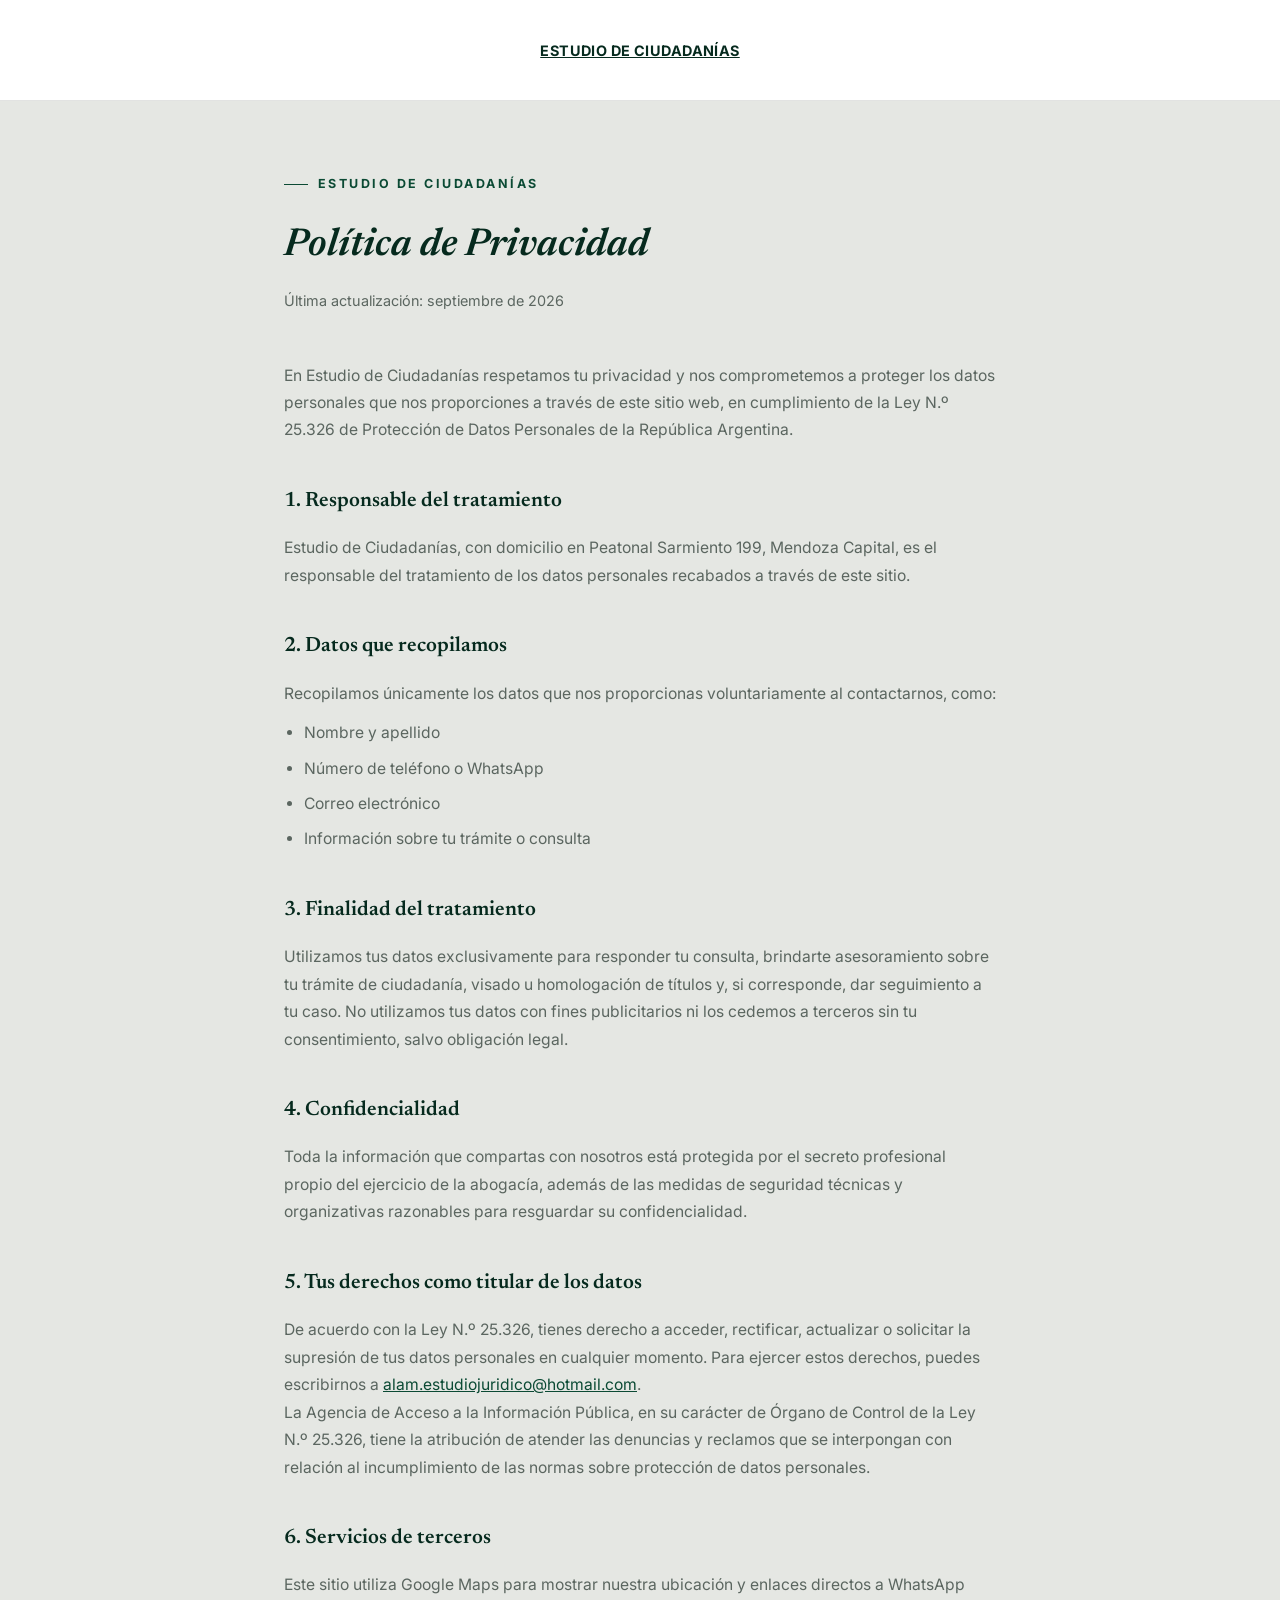
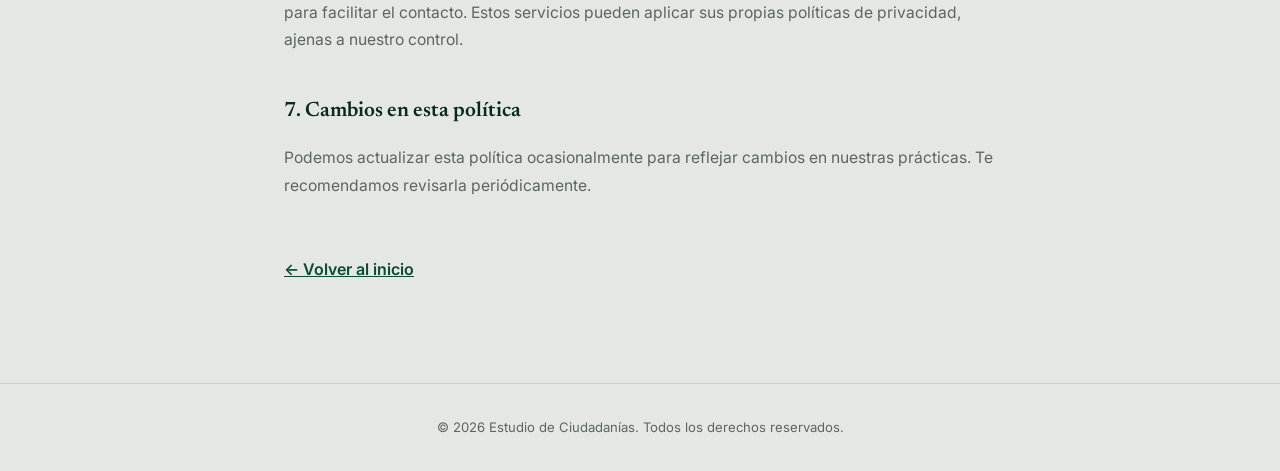
<file: privacidad.html>
<!DOCTYPE html>
<html lang="es">
<head>
<meta charset="UTF-8">
<meta name="viewport" content="width=device-width, initial-scale=1.0">
<meta name="color-scheme" content="only light">
<meta name="description" content="Política de Privacidad de Estudio de Ciudadanías.">
<title>Política de Privacidad — Estudio de Ciudadanías</title>
<link rel="icon" type="image/png" href="./favicon.png">
<link rel="canonical" href="https://www.ciudadaniasmendoza.com/privacidad.html">
<link rel="preconnect" href="https://fonts.googleapis.com">
<link rel="preconnect" href="https://fonts.gstatic.com" crossorigin>
<link href="https://fonts.googleapis.com/css2?family=Newsreader:ital,wght@0,500;0,600;1,500&family=Inter:wght@400;500;600;700&display=swap" rel="stylesheet">
<style>
*,*::before,*::after{box-sizing:border-box;margin:0;padding:0}
html{color-scheme:only light}
a{color:var(--green)}
:root{
  --green:#0B4A34;--green-dark:#062A1E;--cream:#E5E7E3;--white:#FFFFFF;--ink:#101B16;--gray:#5B6660;--line:rgba(16,27,22,.12);
  --fs:'Newsreader',serif;--fb:'Inter',sans-serif;
}
body{background:var(--cream);color:var(--ink);font-family:var(--fb);font-size:16px;line-height:1.75}
.top{padding:36px 24px;text-align:center;border-bottom:1px solid var(--line);background:var(--white)}
.top a{display:inline-flex;align-items:center;gap:10px;color:var(--green-dark);font-family:var(--fb);font-weight:700;font-size:.9rem;letter-spacing:.03em;text-transform:uppercase}
.wrap{max-width:760px;margin:0 auto;padding:64px 24px 100px}
.eyebrow{font-family:var(--fb);font-size:.78rem;font-weight:700;letter-spacing:.2em;text-transform:uppercase;color:var(--green);display:inline-flex;align-items:center;gap:10px;margin-bottom:18px}
.eyebrow::before{content:'';width:24px;height:1.5px;background:var(--green)}
h1{font-family:var(--fs);font-weight:600;font-style:italic;font-size:clamp(1.8rem,3.4vw,2.4rem);color:var(--green-dark);margin-bottom:8px}
.updated{color:var(--gray);font-size:.9rem;margin-bottom:48px}
h2{font-family:var(--fs);font-weight:600;font-size:1.3rem;color:var(--green-dark);margin:40px 0 14px}
p,li{color:var(--gray);font-size:.98rem}
ul{margin:12px 0 0 20px}
li{margin-bottom:8px}
.back{display:inline-block;margin-top:56px;font-weight:600;color:var(--green)}
footer{padding:32px 24px;text-align:center;border-top:1px solid var(--line);font-size:.82rem;color:var(--gray)}
</style>
</head>
<body>
<div class="top">
  <a href="./">Estudio de Ciudadanías</a>
</div>

<div class="wrap">
  <span class="eyebrow">Estudio de Ciudadanías</span>
  <h1>Política de Privacidad</h1>
  <p class="updated">Última actualización: septiembre de 2026</p>

  <p>En Estudio de Ciudadanías respetamos tu privacidad y nos comprometemos a proteger los datos personales que nos proporciones a través de este sitio web, en cumplimiento de la Ley N.º 25.326 de Protección de Datos Personales de la República Argentina.</p>

  <h2>1. Responsable del tratamiento</h2>
  <p>Estudio de Ciudadanías, con domicilio en Peatonal Sarmiento 199, Mendoza Capital, es el responsable del tratamiento de los datos personales recabados a través de este sitio.</p>

  <h2>2. Datos que recopilamos</h2>
  <p>Recopilamos únicamente los datos que nos proporcionas voluntariamente al contactarnos, como:</p>
  <ul>
    <li>Nombre y apellido</li>
    <li>Número de teléfono o WhatsApp</li>
    <li>Correo electrónico</li>
    <li>Información sobre tu trámite o consulta</li>
  </ul>

  <h2>3. Finalidad del tratamiento</h2>
  <p>Utilizamos tus datos exclusivamente para responder tu consulta, brindarte asesoramiento sobre tu trámite de ciudadanía, visado u homologación de títulos y, si corresponde, dar seguimiento a tu caso. No utilizamos tus datos con fines publicitarios ni los cedemos a terceros sin tu consentimiento, salvo obligación legal.</p>

  <h2>4. Confidencialidad</h2>
  <p>Toda la información que compartas con nosotros está protegida por el secreto profesional propio del ejercicio de la abogacía, además de las medidas de seguridad técnicas y organizativas razonables para resguardar su confidencialidad.</p>

  <h2>5. Tus derechos como titular de los datos</h2>
  <p>De acuerdo con la Ley N.º 25.326, tienes derecho a acceder, rectificar, actualizar o solicitar la supresión de tus datos personales en cualquier momento. Para ejercer estos derechos, puedes escribirnos a <a href="mailto:alam.estudiojuridico@hotmail.com">alam.estudiojuridico@hotmail.com</a>.</p>
  <p>La Agencia de Acceso a la Información Pública, en su carácter de Órgano de Control de la Ley N.º 25.326, tiene la atribución de atender las denuncias y reclamos que se interpongan con relación al incumplimiento de las normas sobre protección de datos personales.</p>

  <h2>6. Servicios de terceros</h2>
  <p>Este sitio utiliza Google Maps para mostrar nuestra ubicación y enlaces directos a WhatsApp para facilitar el contacto. Estos servicios pueden aplicar sus propias políticas de privacidad, ajenas a nuestro control.</p>

  <h2>7. Cambios en esta política</h2>
  <p>Podemos actualizar esta política ocasionalmente para reflejar cambios en nuestras prácticas. Te recomendamos revisarla periódicamente.</p>

  <a href="./" class="back">← Volver al inicio</a>
</div>

<footer>
  &copy; 2026 Estudio de Ciudadanías. Todos los derechos reservados.
</footer>
</body>
</html>
</file>
